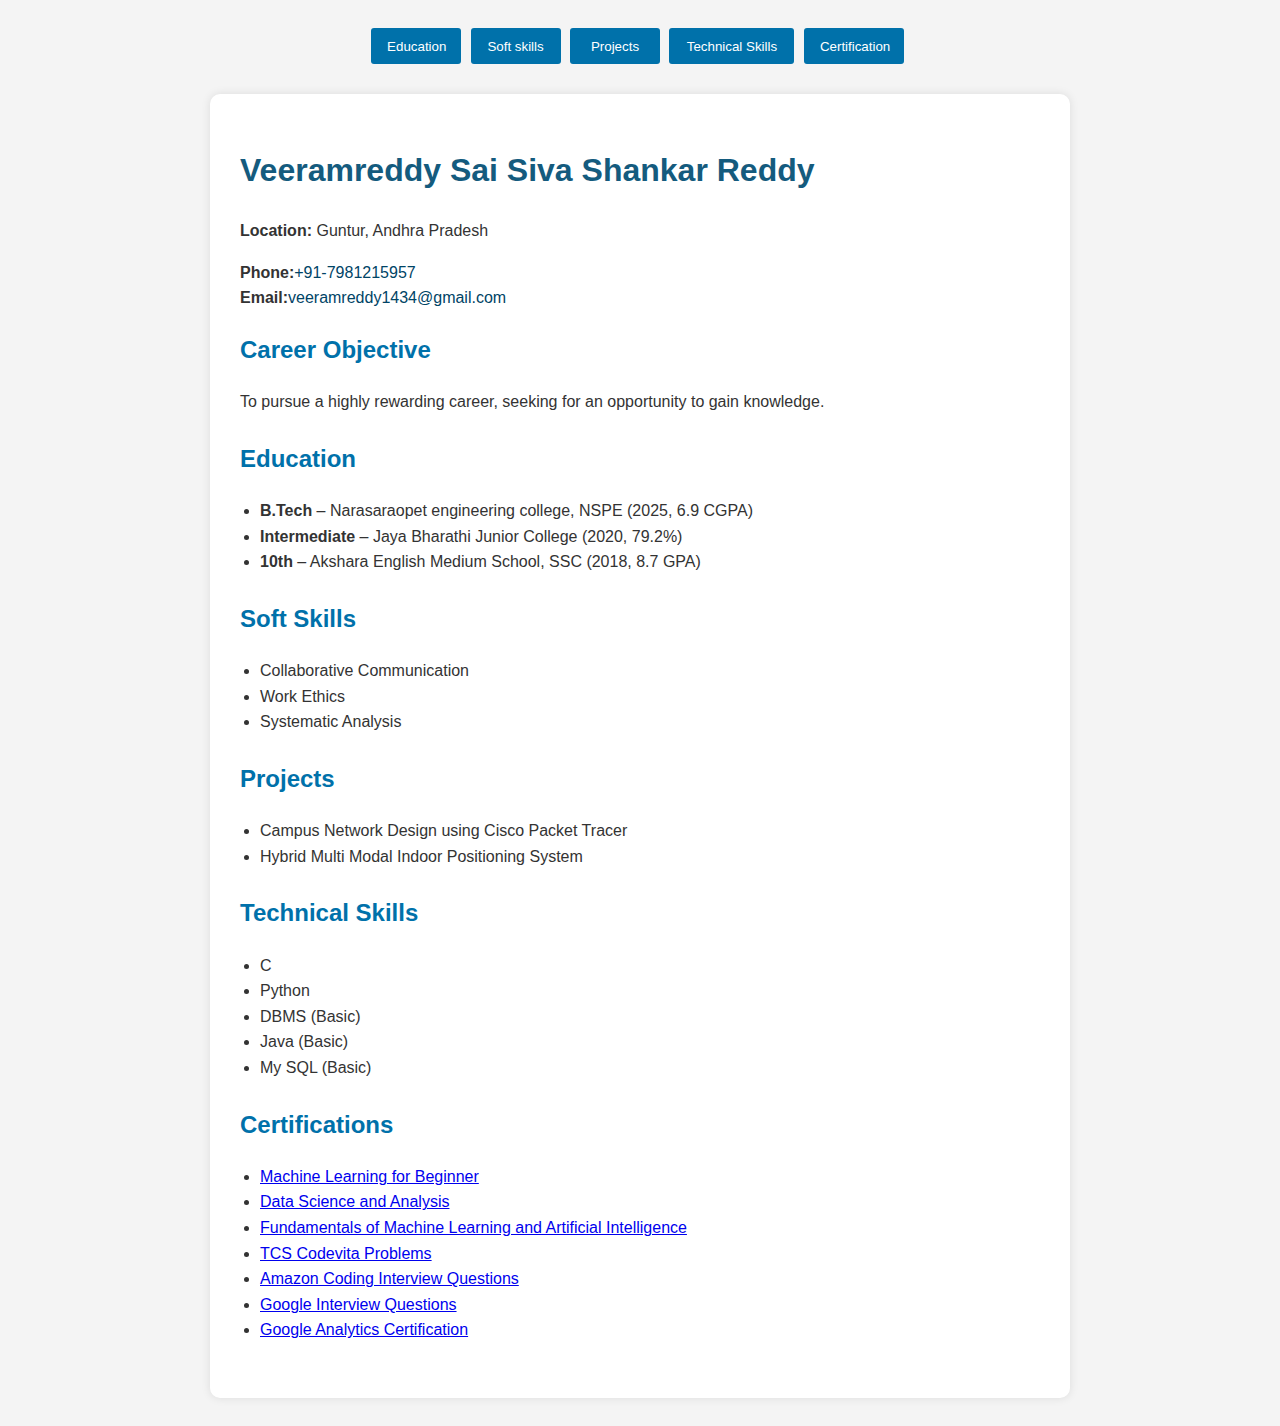
<file: index.html>
<!DOCTYPE html>
<html lang="en">
<head>
  <title>V.Sai Shiva Shankar Reddy-Resume</title>
  <link rel="stylesheet" href="style.css">
</head>
<body>
  <nav>
    <button class="Education-button"><a href="#Education">Education</a></button>
    <button class="SoftSkills-button"><a href="#SoftSkills">Soft skills</a></button>
    <button class="Project-button"><a href="#Projects">Projects</a></button>
    <button class="TechnicalSkills-button"><a href="#TechnicalSkills">Technical Skills</a></button>
    <button class="Certification-button"><a href="#Certification">Certification</a></button>
  </nav>
  <div class="container">
    <h1>Veeramreddy Sai Siva Shankar Reddy</h1>
    <p><strong>Location:</strong> Guntur, Andhra Pradesh</p>
    <p class="contact">
      <strong>Phone:</strong><a href="tel:+917981215957">+91-7981215957</a><br>
      <strong>Email:</strong><a href="mailto:veeramreddy1434@mail.com">veeramreddy1434@gmail.com</a>
    </p>
 
    <div class="section">
      <h2>Career Objective</h2>
      <p>To pursue a highly rewarding career, seeking for an opportunity to gain knowledge.</p>
    </div>

    <div class="section">
      <h2 id="Education">Education</h2>
      <ul>
        <li><strong>B.Tech</strong> – Narasaraopet engineering college, NSPE (2025, 6.9 CGPA)</li>
        <li><strong>Intermediate</strong> – Jaya Bharathi Junior College (2020, 79.2%)</li>
        <li><strong>10th</strong> – Akshara English Medium School, SSC (2018, 8.7 GPA)</li>
      </ul>
    </div>

    <div class="section">
      <h2 id="SoftSkills">Soft Skills</h2>
      <ul>
        <li>Collaborative Communication</li>
        <li>Work Ethics</li>
        <li>Systematic Analysis</li>
      </ul>
    </div>

    <div class="section">
      <h2 id="Projects">Projects</h2>
      <ul>
        <li>Campus Network Design using Cisco Packet Tracer</li>
        <li>Hybrid Multi Modal Indoor Positioning System</li>
      </ul>
    </div>

    <div class="section">
      <h2 id="TechnicalSkills">Technical Skills</h2>
      <ul>
        <li>C</li>
        <li>Python</li>
        <li>DBMS (Basic)</li>
        <li>Java (Basic)</li>
        <li>My SQL (Basic)</li>
      </ul>
    </div>

    <div class="section">
      <h2 id="Certification">Certifications</h2>
      <ul>
        <li><a href="https://simpli-web.app.link/e/jjYvMjzXZUb">Machine Learning for Beginner</a></li>
        <li><a href="https://www.life-global.org/certificate/cb9d983c-5223-4d5f-a658-7b125ae3404c">Data Science and Analysis</a></li>
        <li><a href="https://skillbuilder.aws/d2e7a471-d13d-42f6-8436-e5b6a66859cb">Fundamentals of Machine Learning and Artificial Intelligence</a></li>
        <li><a href="https://www.codechef.com/certificates/public/09ddcfa">TCS Codevita Problems</a></li>
        <li><a href="https://www.codechef.com/certificates/public/fb60897">Amazon Coding Interview Questions</a></li>
        <li><a href="https://www.codechef.com/certificates/public/70e85a4">Google Interview Questions</a></li>
        <li><a href="https://skillshop.credential.net/7d49ca4c-88bf-4d07-b75d-b59b8240e9ef#acc.lnjJtvZN">Google Analytics Certification</a></li>
      </ul>
    </div>
  </div>
</body>
</html>
</file>
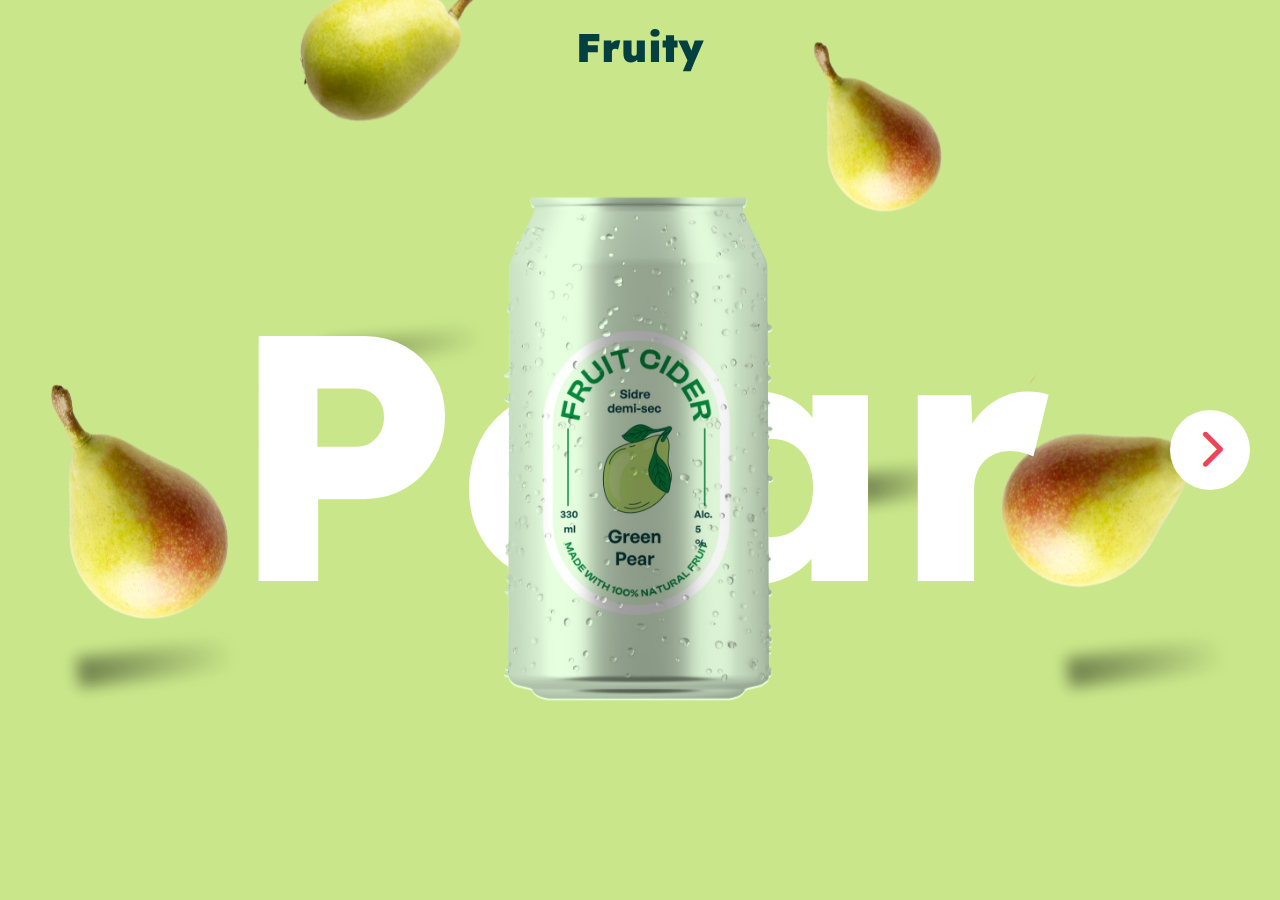
<file: code-stella/Animated slider button/index.html>
<!DOCTYPE html>
<html lang="en" >
<head>
  <meta charset="UTF-8">
  <title>Responsive GSAP Slider with Button Wave Effect | @coding.stella</title>
  <link rel='stylesheet' href='https://cdnjs.cloudflare.com/ajax/libs/font-awesome/6.5.1/css/all.min.css'>
  <link rel="stylesheet" href="./style.css">
</head>
<body>

<body>
  <!-- header -->
  <header>
    <h2 class="logo">Fruity</h2>
  </header>
  <!-- main -->
  <main>
    <!-- Buttons -->
    <div>
      <button id="prevButton" class="wave">
        <i class="fa-solid fa-chevron-left"></i>
      </button>
      <button id="nextButton" class="wave">
        <i class="fa-solid fa-chevron-right"></i>
      </button>
    </div>
    <!-- Fixed Sections -->
    <div class="text">
      <h1 class="h1">Pear</h1>
      <div class="cane-image">
        <img src="Images\cane.svg" alt="" />
        <img src="Images\Labels.jpg" alt="" class="cane-labels" />
      </div>
    </div>
    <!-- Fixed Sections Ends-->
    <!-- Fruits Images Section -->
    <div class="section-container-main">
      <div class="section-container">
        <section class="section" id="section1">
          <div class="fruit-images">
            <div class="image-one fruit-image">
              <img src="Images\pear-one.png" alt="pear-image" />
            </div>
            <div class="image-two fruit-image">
              <img src="Images\pear-two.png" alt="pear-image" />
            </div>
            <div class="image-three fruit-image">
              <img src="Images\pear-three.png" alt="pear-image" />
            </div>
            <div class="image-four fruit-image">
              <img src="Images\pear-four.png" alt="pear-image" />
            </div>
          </div>
        </section>
        <section class="section" id="section2">
          <div class="fruit-images">
            <div class="image-one fruit-image">
              <img src="Images\apple-one.png" alt="apple-image" />
            </div>
            <div class="image-two fruit-image">
              <img src="Images\apple-two.png" alt="apple-image" />
            </div>
            <div class="image-three fruit-image">
              <img src="Images\apple-three.png" alt="apple-image" />
            </div>
            <div class="image-four fruit-image">
              <img src="Images\apple-four.png" alt="apple-image" />
            </div>
          </div>
        </section>
        <section class="section" id="section3">
          <div class="fruit-images">
            <div class="image-one fruit-image">
              <img src="Images\exotic-one.png" alt="exotic-image" />
            </div>
            <div class="image-two fruit-image">
              <img src="Images\exotic-two.png" alt="exotic-image" />
            </div>
            <div class="image-three fruit-image">
              <img src="Images\exotic-three.png" alt="exotic-image" />
            </div>
            <div class="image-four fruit-image">
              <img src="Images\exotic-four.png" alt="exotic-image" />
            </div>
          </div>
        </section>
      </div>
    </div>
  </main>
</body>

  <script src='https://cdnjs.cloudflare.com/ajax/libs/gsap/3.9.1/gsap.min.js'></script><script  src="./script.js"></script>

</body>
</html>
</file>
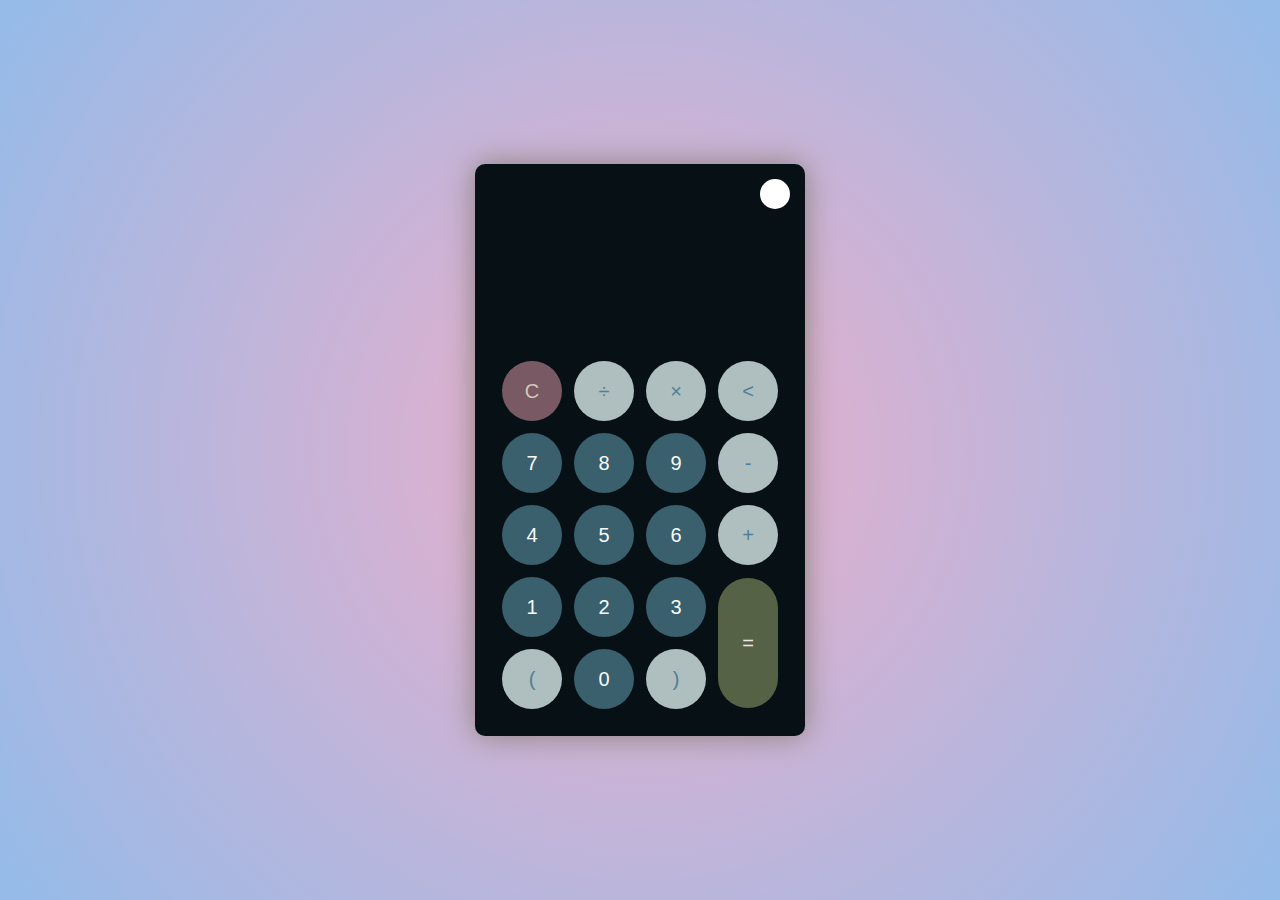
<file: code-stella/calculator/index.html>
<!DOCTYPE html>
<html lang="en" >
<head>
  <meta charset="UTF-8">
  <title>CodePen - Dark &amp; Light Theme Calculator</title>
  <link rel="stylesheet" href="./style.css">

</head>
<body>
<!-- partial:index.partial.html -->
<div class="container">
  <div class="calculator dark">
    <div class="theme-toggler active">
      <i class="toggler-icon"></i>
    </div>
    <div class="display-screen">
      <div id="display"></div>
    </div>
    <div class="buttons">
      <table>
        <tr>
          <td><button class="btn-operator" id="clear">C</button></td>
          <td><button class="btn-operator" id="/">&divide;</button></td>
          <td><button class="btn-operator" id="*">&times;</button></td>
          <td><button class="btn-operator" id="backspace"><</button></td>
        </tr>
        <tr>
          <td><button class="btn-number" id="7">7</button></td>
          <td><button class="btn-number" id="8">8</button></td>
          <td><button class="btn-number" id="9">9</button></td>
          <td><button class="btn-operator" id="-">-</button></td>
        </tr>
        <tr>
          <td><button class="btn-number" id="4">4</button></td>
          <td><button class="btn-number" id="5">5</button></td>
          <td><button class="btn-number" id="6">6</button></td>
          <td><button class="btn-operator" id="+">+</button></td>
        </tr>
        <tr>
          <td><button class="btn-number" id="1">1</button></td>
          <td><button class="btn-number" id="2">2</button></td>
          <td><button class="btn-number" id="3">3</button></td>
          <td rowspan="2"><button class="btn-equal" id="equal">=</button></td>
        </tr>
        <tr>
          <td><button class="btn-operator" id="(">(</button></td>
          <td><button class="btn-number" id="0">0</button></td>
          <td><button class="btn-operator" id=")">)</button></td>
        </tr>
      </table>
    </div>
  </div>
</div>
<!-- partial -->
  <script  src="./script.js"></script>

</body>
</html>
</file>
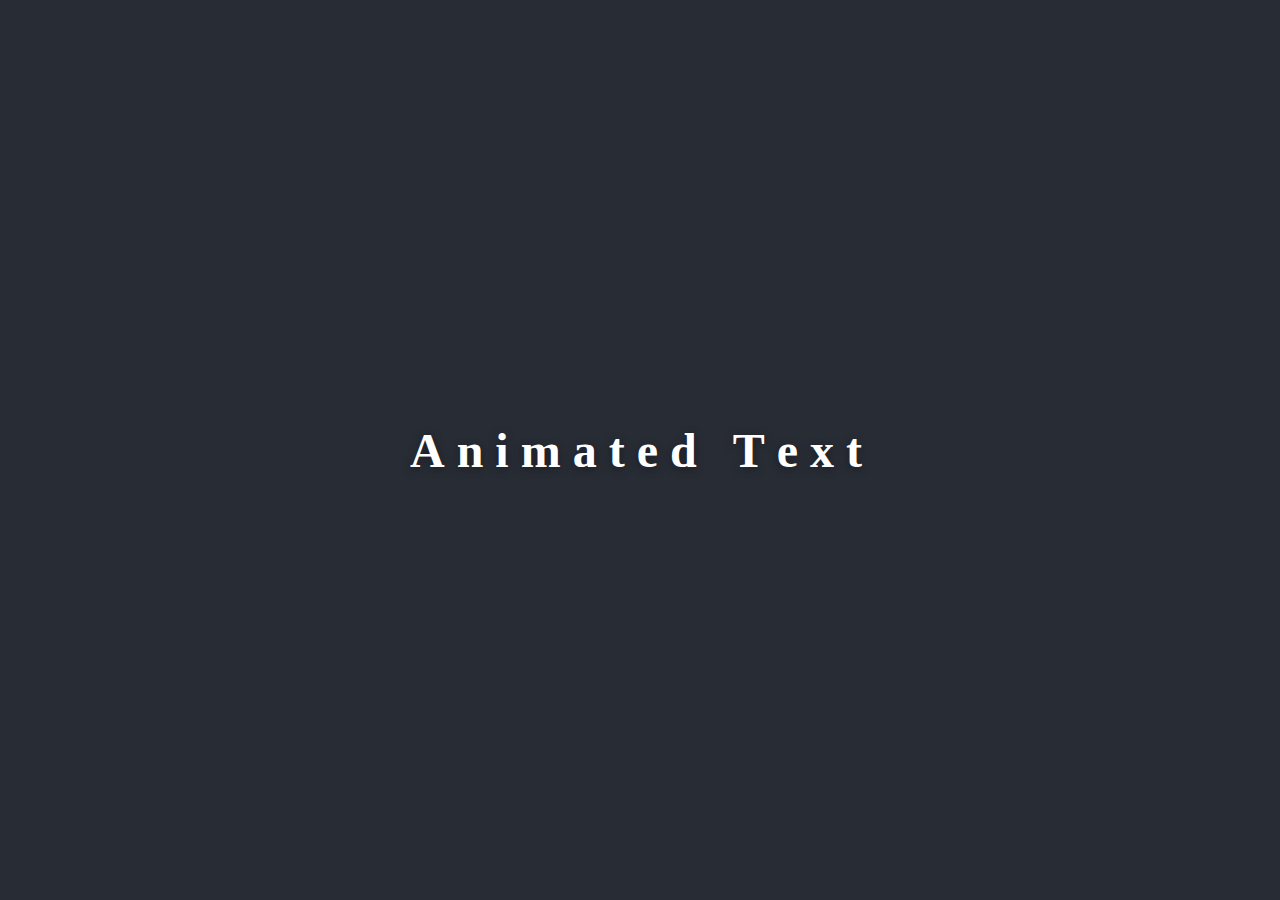
<file: code-stella/letter animation/index.html>
<!DOCTYPE html>
<html lang="en">
<head>
  <meta charset="UTF-8">
  <title>Span Text Animation</title>
  <style>
    body {
      background: #282c34;
      height: 100vh;
      margin: 0;
      display: flex;
      align-items: center;
      justify-content: center;
    }
    .wrapper {
      text-align: center;
    }
    .animated-span {
      display: inline-block;
      font-size: 3rem;
      font-weight: bold;
      color: #fff;
      letter-spacing: 8px;
      animation: colorSpacing 2s infinite alternate;
      text-shadow: 0 2px 8px #1a1c23;
    }
    @keyframes colorSpacing {
      0% {
        color: #fff;
        letter-spacing: 2px;
        opacity: 0.7;
      }
      50% {
        color: #ffdd57;
        letter-spacing: 22px;
        opacity: 1;
      }
      100% {
        color: #fff;
        letter-spacing: 8px;
        opacity: 0.7;
      }
    }
  </style>
</head>
<body>
  <div class="wrapper">
    <span class="animated-span">A</span>
    <span class="animated-span">n</span>
    <span class="animated-span">i</span>
    <span class="animated-span">m</span>
    <span class="animated-span">a</span>
    <span class="animated-span">t</span>
    <span class="animated-span">e</span>
    <span class="animated-span">d</span>
    <span class="animated-span">&nbsp;</span>
    <span class="animated-span">T</span>
    <span class="animated-span">e</span>
    <span class="animated-span">x</span>
    <span class="animated-span">t</span>
  </div>
</body>
</html>
</file>
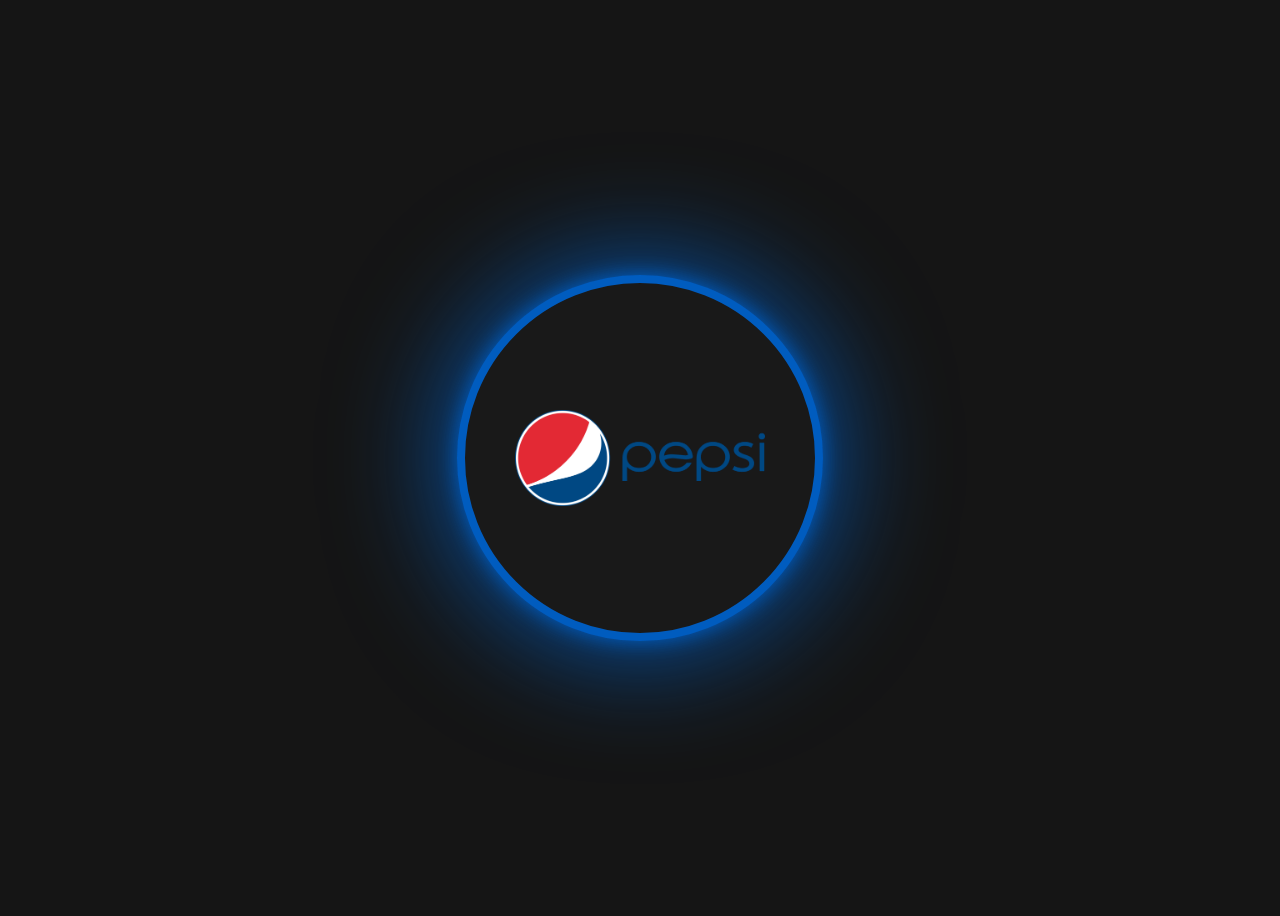
<file: code-stella/cooldrink Ads/drink.html>
<!DOCTYPE html>
<html lang="en">
<head>
  <meta charset="UTF-8">
  <meta name="viewport" content="width=device-width, initial-scale=1.0">
  <meta http-equiv="X-UA-Compatible" content="ie=edge">
  <title>Pepsi Product Card | @coding sai</title>
  <link rel="stylesheet" href="drink.css">
</head>
<body>
  <div class="card">
    <div class="circle">
      <img src="logo.png" alt="Pepsi Logo" class="logo">
    </div>
    <img src="bottle.png" alt="Pepsi Can" class="product_img">
    <div class="content">
        <h2>Pepsi</h2>
        <p>Pepsi is a cool, refreshing drink that satisfies your thirst and delights your taste buds. Our secret blend of flavors.</p>
      <a href="#">Shop Now</a>
    </div>
  </div>
</body>
</html>
</file>
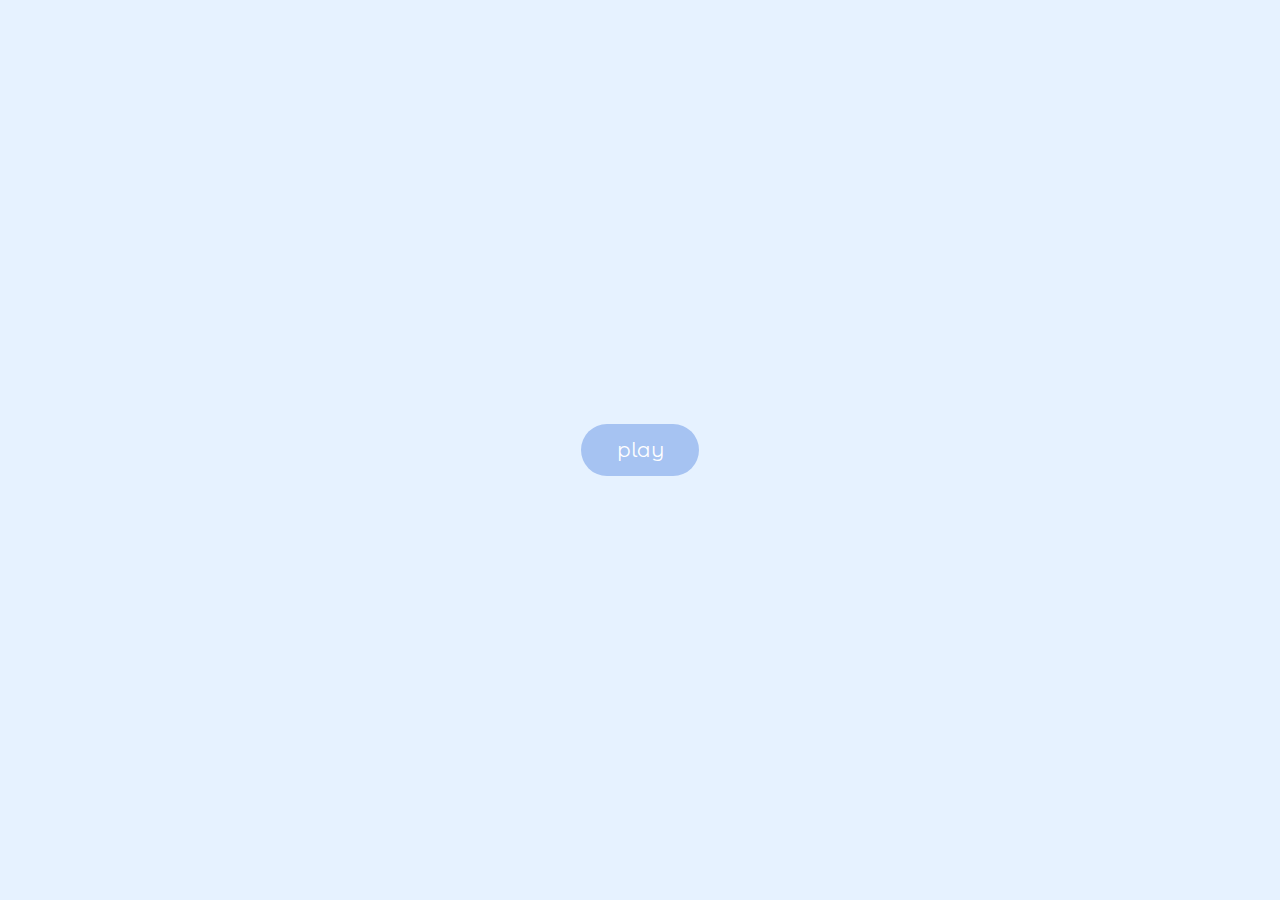
<file: code-stella/play button/play.html>
<!DOCTYPE html>
<html lang="en">
<head>
    <meta charset="UTF-8">
    <meta name="viewport" content="width=device-width, initial-scale=1.0">
    <link rel="stylesheet" href="play.css">

    <title>Magic Motion Button | @coding.stella</title>
</head>
<body>

  <a href="#" class="button">
    <span class="button__text"> play </span>
    <img src="../images/cone.png" alt="" class="button__cone" />
    <img src="../images/torus.png" alt="" class="button__torus" />
    <img src="../images/icosahedron.png" alt="" class="button__icosahedron" />
    <img src="../images/sphere.png" alt="" class="button__sphere" />
  </a>

</body>
</html>
</file>
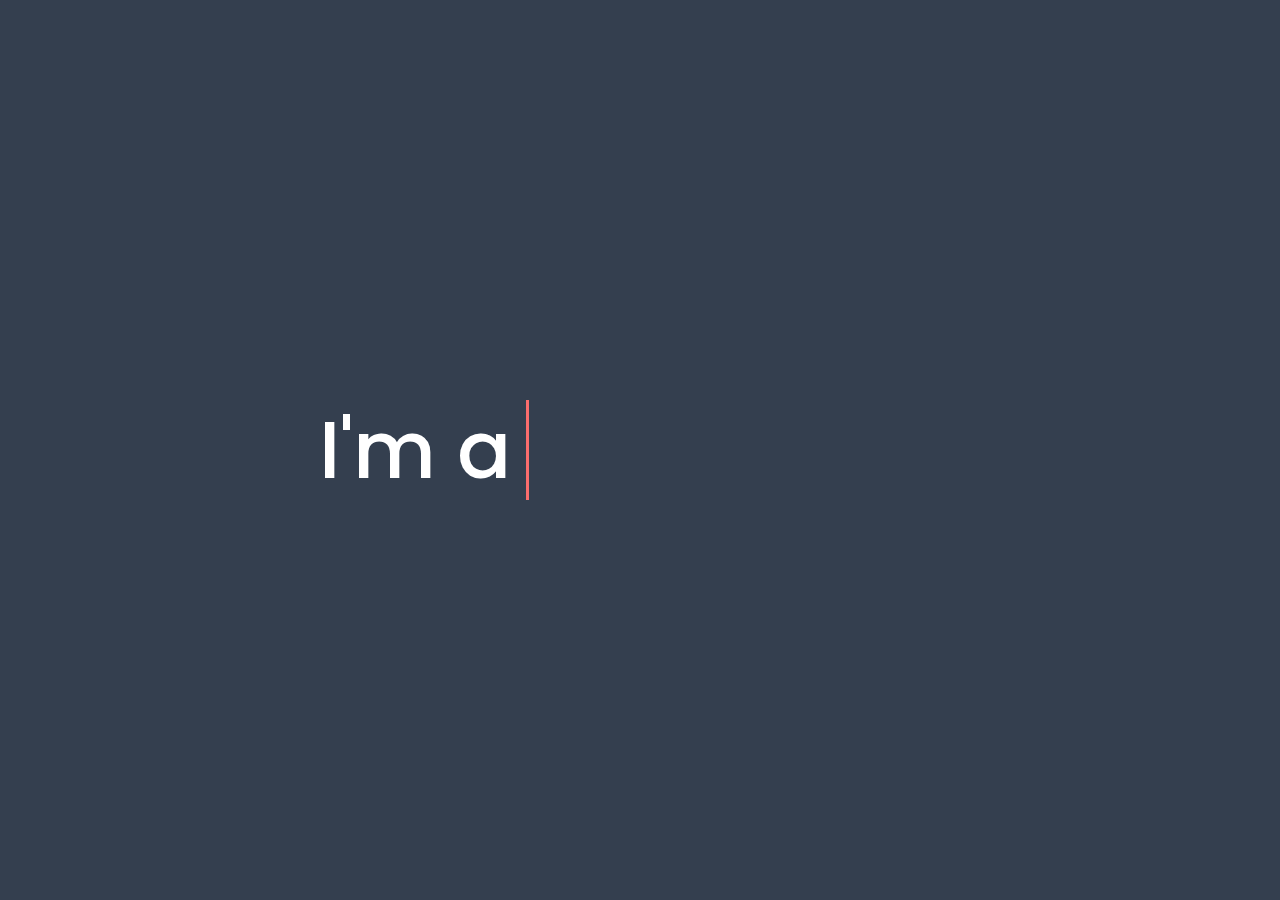
<file: code-stella/text animation/text-animation.html>
<!DOCTYPE html>
<html lang="en">
<head>
  <meta charset="UTF-8">
  <meta name="viewport" content="width=device-width, initial-scale=1.0">
  <title>Text Animation</title>
  <!-- Google Font -->
  <link href="https://fonts.googleapis.com/css2?family=Poppins:wght@300;500;700&display=swap" rel="stylesheet">
  <style>
    * {
      margin: 0;
      padding: 0;
      box-sizing: border-box;
      font-family: 'Poppins', sans-serif;
    }

    body {
      display: flex;
      align-items: center;
      justify-content: center;
      height: 100vh;
      background: #343F4F;
    }

    .wrapper {
      display: inline-flex;
      align-items: center;
    }

    .static-text {
      color: #fff;
      font-size: 80px;
      font-weight: 500;
    }

    .dynamic-text {
      margin-left: 15px;
      height: 100px;
      line-height: 100px;
      overflow: hidden;
    }

    .dynamic-text li {
      color: #FC6D6D;
      list-style: none;
      font-size: 80px;
      font-weight: 500;
      position: relative;
      top: 0;
      animation: slide 6s steps(3) infinite;
    }

    @keyframes slide {
      100% {
        top: -350px; /* 100px height × 3 words */
      }
    }

    .dynamic-text li span {
      position: relative;
      display: inline-block;
      padding-right: 10px;
    }

    .dynamic-text li span::after {
      content: "";
      position: absolute;
      left: 0;
      height: 100%;
      width: 100%;
      background: #343F4F;
      border-left: 3px solid #FC6D6D;
      animation: typing 2s steps(10) infinite;
    }

    @keyframes typing {
      100% {
        left: 100%;
        margin: 0 -25px 0 25px;
      }
    }
  </style>
</head>
<body>
  <div class="wrapper">
    <div class="static-text">I'm a</div>
    <ul class="dynamic-text">
      <li><span>Developer</span></li>
      <li><span>Coder</span></li>
      <li><span>Freelancer</span></li>
    </ul>
  </div>
</body>
</html>
</file>
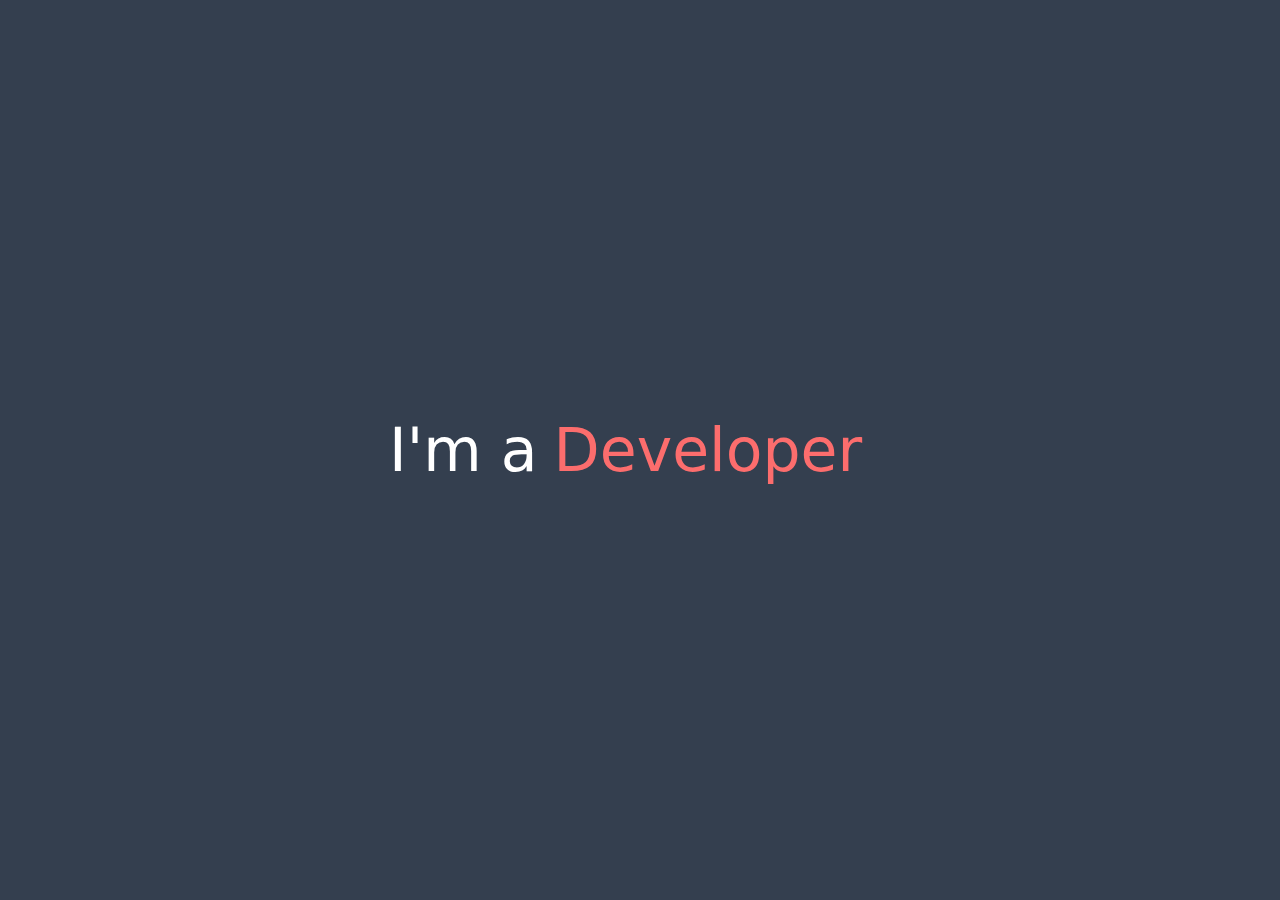
<file: code-stella/text animation/text-top.html>
<!DOCTYPE html>
<html lang="en">
<head>
    <meta charset="UTF-8">
    <meta name="viewport" content="width=device-width, initial-scale=1.0">
    <title>text-animation</title>
</head>
<body>
    <style>
         /* Base reset and font */
    * { box-sizing: border-box; margin: 0; padding: 0; }
    html, body { height: 100%; }
    body {
      display: flex;
      align-items: center;
      justify-content: center;
      min-height: 100vh;
      background: #343F4F;
      font-family: "Poppins", system-ui, -apple-system, Segoe UI, Roboto, Ubuntu, "Helvetica Neue", Arial, "Noto Sans";
    }

    /* Layout */
    .wrapper {
      display: inline-flex;
      align-items: center;
      gap: 16px;
    }

    .static-text {
      color: #fff;
      font-weight: 400;
      font-size: clamp(28px, 6vw, 60px);
      white-space: nowrap;
      line-height: 1.2;
    }

    .dynamic-text {
      list-style: none;
      margin: 0;
      height: 90px;            
      line-height: 90px;       
      overflow: hidden;        
      border-radius: 8px;
      position: relative;

    }

    .dynamic-text li {
      color: #FC6D6D;
      font-size: clamp(26px, 6vw, 60px);
      font-weight: 500;
      position: relative;
      height: 90px;
      line-height: 90px;
      display: flex;
      align-items: center;
      white-space: nowrap;
      animation: slide 5s steps(4) infinite;
    }

    @keyframes slide {
      100% { transform: translateY(-360px); }
    }

    .dynamic-text li span {
      position: relative;
      display: inline-block;
      padding-right: 0.4em; 
    }

    </style>
    <div class="wrapper">
        <div class="static-text">I'm a</div>
        <ul class="dynamic-text" aria-live="polite">
            <li><span>Developer</span></li>
            <li><span>Coder</span></li>
            <li><span>Freelancer</span></li>
            <li><span>Designer</span></li>
        </ul>
  </div>
</body>
</html>
</file>
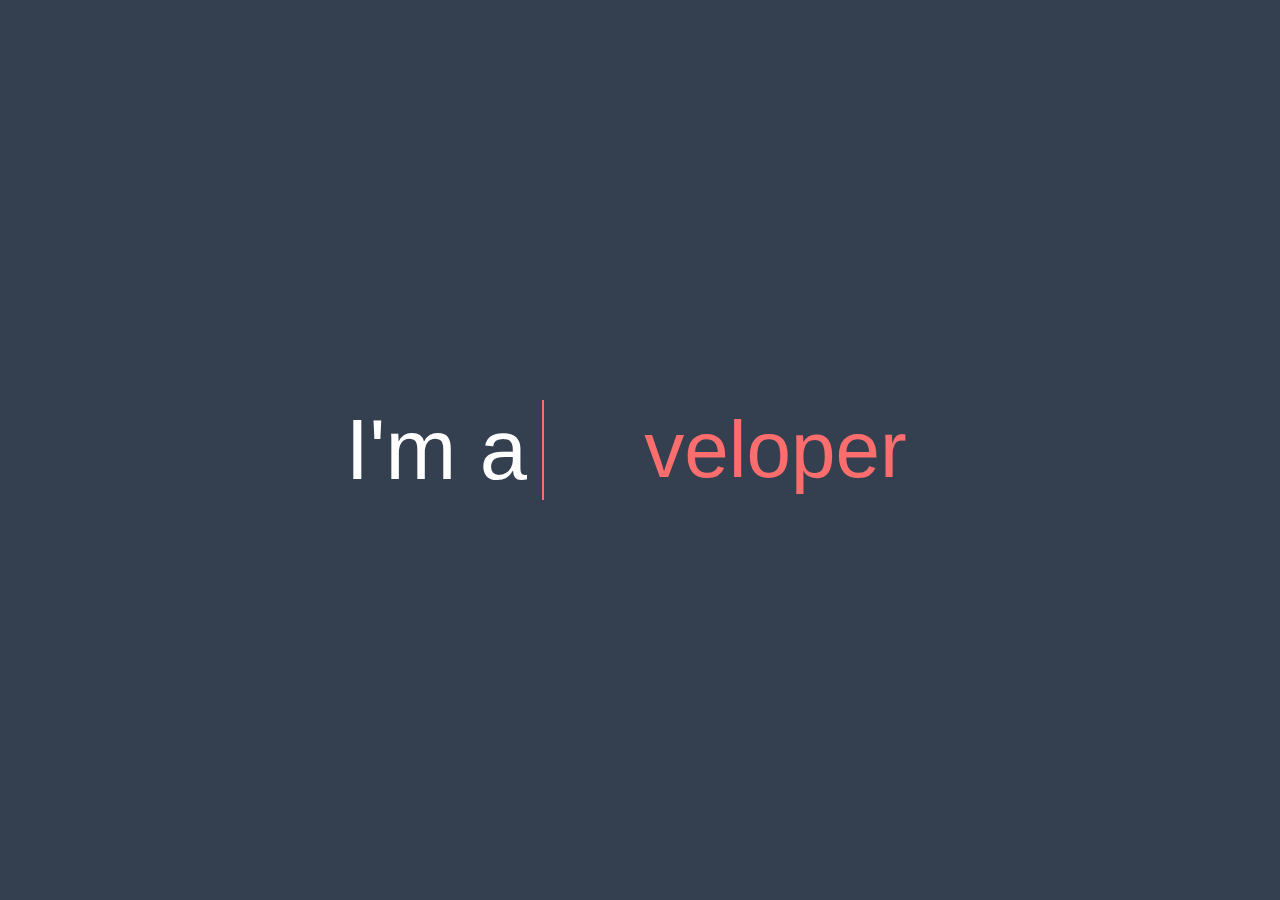
<file: code-stella/text animation/text.html>
<!DOCTYPE html>
<html lang="en">
<head>
    <meta charset="UTF-8">
    <meta name="viewport" content="width=device-width, initial-scale=1.0">
    <title>text animation</title>
    <link rel="stylesheet" href="text.css">
</head>
<body>
    <div class="wrapper">
        <div class="static-text">I'm a</div>
        <ul class="dynamic-text">
            <li><span>Developer</span></li>
            <li><span>Coder</span></li>
            <li><span>Freelancer</span></li>
        </ul>
    </div>
</body>
</html>
</file>
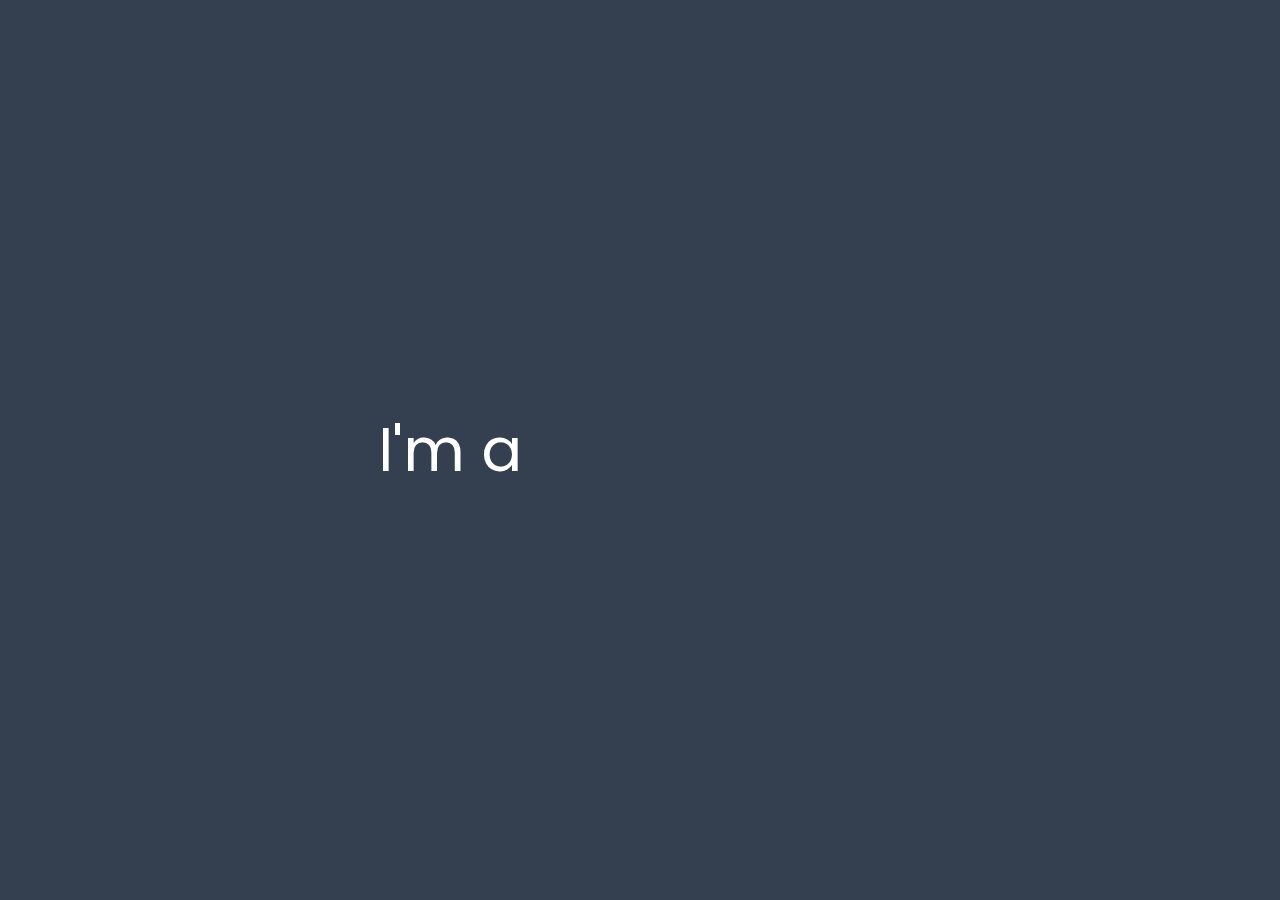
<file: code-stella/text animation/textY.html>
<!DOCTYPE html>
<html lang="en">
<head>
  <meta charset="UTF-8" />
  <meta name="viewport" content="width=device-width, initial-scale=1" />
  <title>Multiple Text Typing Animation</title>

  <!-- Google Font: Poppins -->
  <link rel="preconnect" href="https://fonts.googleapis.com" />
  <link rel="preconnect" href="https://fonts.gstatic.com" crossorigin />
  <link href="https://fonts.googleapis.com/css2?family=Poppins:wght@300;400;500;700&display=swap" rel="stylesheet">

  <style>
    /* Base reset and font */
    * { box-sizing: border-box; margin: 0; padding: 0; }
    html, body { height: 100%; }
    body {
      display: flex;
      align-items: center;
      justify-content: center;
      min-height: 100vh;
      background: #343F4F;
      font-family: "Poppins", system-ui, -apple-system, Segoe UI, Roboto, Ubuntu, "Helvetica Neue", Arial, "Noto Sans";
    }

    /* Layout */
    .wrapper {
      display: inline-flex;
      align-items: center;
      gap: 16px;
    }

    .static-text {
      color: #fff;
      font-weight: 400;
      font-size: clamp(28px, 6vw, 60px);
      white-space: nowrap;
      line-height: 1.2;
    }

    /* Animated list viewport */
    .dynamic-text {
      list-style: none;
      margin: 0;
      padding: 0 14px 0 12px;  /* right pad so cursor has room to sweep */
      height: 90px;            /* one line tall for the viewport */
      line-height: 90px;       /* match li line height */
      overflow: hidden;        /*hide the sliding lines/*
      /* border: 2px solid #FC6D6D; */
      border-radius: 8px;
      position: relative;
      /* snaps per item */
    }

    .dynamic-text li {
      color: #FC6D6D;
      font-size: clamp(26px, 6vw, 60px);
      font-weight: 500;
      position: relative;
      height: 90px;
      line-height: 90px;
      display: flex;
      align-items: center;
      white-space: nowrap;
      animation: slide 12s steps(4) infinite;
    }

    /* Slide the stack upward by N * itemHeight (N=4 -> 360px) */
    @keyframes slide {
      100% { transform: translateY(-360px); }
    }

    /* Span holds the typing mask/caret */
    .dynamic-text li span {
      position: relative;
      display: inline-block;
      padding-right: 0.4em; /* space before caret */
    }

    /* Typing effect: mask the text and move caret with steps() */
    .dynamic-text li span::after {
      content: "";
      position: absolute;
      top: 0;
      left: 0;
      height: 100%;
      width: 100%;                      /* cover whole word */
      background: #343F4F;              /* same as page bg to mask */  /* caret */
      /* border-left: 2px solid #FC6D6D; */
      animation: typing 3s steps(10) infinite;
    }

    /* Erase-back pattern (forward then reset), as per common tutorial variant */
    @keyframes typing {
      40%, 60% { left: calc(100% + 30px); }
      100%     { left: 0; }
    }

    /* Reduced motion preference */
    @media (prefers-reduced-motion: reduce) {
      .dynamic-text,
      .dynamic-text li span::after {
        animation: none !important;
      }
    }
  </style>
</head>
<body>
  <div class="wrapper">
    <div class="static-text">I'm a</div>
    <ul class="dynamic-text" aria-live="polite">
      <li><span>Developer</span></li>
      <li><span>Coder</span></li>
      <li><span>Freelancer</span></li>
      <li><span>Designer</span></li>
    </ul>
  </div>
</body>
</html>
</file>
<file: style.css>
body{
      font-family: Arial, sans-serif;
      background: #f4f4f4;
      color: #333;
      padding: 20px;
      line-height: 1.6;
    }
    .container {
      max-width: 800px;
      background: #fff;
      padding: 30px;
      margin: auto;
      box-shadow: 0 0 10px rgba(0,0,0,0.1);
      border-radius: 10px;
    }
    h1{
      color:#145b7e
    }
    h2 {
       color: #0071aa;
    }
    ul {
      padding-left: 20px;
    }
    .section {
      margin-bottom: 25px;
    }
    .contact a {
      text-decoration: none;
      color: #004466;
    }

    nav {
      text-align: center;
      margin-bottom: 30px;
    }
    nav a {
      margin: 0 10px;
      text-decoration: none;
      color: #2980b9;
    } 

    .Education-button{
      background-color: #0071aa;
      border: none;
      border-radius: 3px;
      margin-right: 5px;
      height: 36px;
      width: 90px;
      cursor: pointer;
      transition: opacity 0.15s;
      a{color: white;}
    }

    .Education-button:hover{
        opacity: 0.8;    
        }

    .Education-button:active{
        opacity: 0.5;
        }

    .SoftSkills-button{
      background-color: #0071aa;
      border: none;
      border-radius: 3px;
      margin-right: 5px;
      height: 36px;
      width: 90px;
      cursor: pointer;
      transition: opacity 0.15s;
      a{color: white;}
    }

    .SoftSkills-button:hover{
        opacity: 0.8;    
        }

    .SoftSkills-button:active{
        opacity: 0.5;
        }

    .Project-button{
      background-color: #0071aa;
      border: none;
      border-radius: 3px;
      margin-right: 5px;
      height: 36px;
      width: 90px;
      cursor: pointer;
      transition: opacity 0.15s;
      a{color: white;}
    }

    .Project-button:hover{
        opacity: 0.8;    
        }

    .Project-button:active{
        opacity: 0.5;
        }

    .TechnicalSkills-button{
      background-color: #0071aa;
      border: none;
      border-radius: 3px;
      margin-right: 5px;
      height: 36px;
      width: 125px;
      cursor: pointer;
      transition: opacity 0.15s;
      a{color: white;}
    }

    .TechnicalSkills-button:hover{
        opacity: 0.8;    
        }

    .TechnicalSkills-button:active{
        opacity: 0.5;
        }

    .Certification-button{
      background-color: #0071aa;
      border: none;
      border-radius: 3px;
      margin-right: 5px;
      height: 36px;
      width: 100px;
      cursor: pointer;
      transition: opacity 0.15s;
      a{ color:white;}
    }

    .Certification-button:hover{
        opacity: 0.8;    
        }

    .Certification-button:active{
        opacity: 0.5;
        }
</file>
<file: code-stella/Animated slider button/style.css>
@import url("https://fonts.googleapis.com/css2?family=Lexend:wght@100..900&display=swap");

/* Common Style */
* {
  margin: 0;
  padding: 0;
  box-sizing: border-box;
}
img {
  width: 100%;
  height: auto;
}
body {
  overflow: hidden !important;
}
a:focus {
  outline: none;
  box-shadow: none;
}
input:focus {
  outline: none;
  border: none;
  box-shadow: none;
}
input:focus-visible {
  outline: none;
  border: none;
  box-shadow: none;
}
button:focus,
:focus-visible {
  outline: none;
  border: none;
}
/* Root*/
:root {
  --pear-can: #e6ffde;
  --pear-logo: #03403f;
  --apple-can: #f2675a;
  --apple-logo: #ec4458;
  --exotic-can: #9590f1;
  --black-color: #000000;
  --white-color: #ffffff;
  --exotic-logo: #6464ff;
  --pear-background: #c9e78a;
  --apple-background: #ffb2b2;
  --exotic-background: #c1bff2;
}
/* Typography */
h1 {
  font-family: "Lexend";
  font-size: 449px !important;
  line-height: normal !important;
  color: var(--white-color) !important;
  margin: 0 !important;
}
h2 {
  font-family: "Lexend";
  font-size: 40px;
  line-height: normal;
  margin: 0;
  font-weight: 900;
}
/* Header */
header {
  padding: 22px 28px 0;
  position: fixed;
  top: 0;
  left: 0;
  width: 100vw;
  z-index: 99;
  text-align: center;
}
.logo {
  color: var(--pear-logo);
}
h1 {
  position: absolute;
  top: 50%;
  left: 50%;
  transform: translate(-50%, -50%);
}
/* Cane Image and Wrapper Image */
.cane-image {
  max-width: 265px;
  position: absolute;
  top: 50%;
  left: 50%;
  transform: translate(-50%, -50%);
  mask-image: url(Images/cane.svg);
  -webkit-mask-repeat: no-repeat;
  mask-repeat: no-repeat;
  -webkit-mask-position: center center;
  mask-position: center center;
  -webkit-mask-size: 100% auto;
  mask-size: 100% auto;
  overflow: hidden;
}
.cane-image img {
  width: 100%;
}
.cane-labels {
  position: absolute;
  top: 0;
  left: 0;
  width: 300% !important;
  mix-blend-mode: multiply;
  transition: all ease-in-out 0.3s;
}
/*Fruits Images */
.fruit-image {
  opacity: 1;
  position: absolute;
}
.image-one {
  max-width: 282px;
  bottom: 100px;
}
.image-two {
  max-width: 247px;
  top: 23%;
  left: 25%;
}
.image-three {
  max-width: 211px;
  top: 23%;
  right: 25%;
}
.image-four {
  max-width: 294px;
  bottom: 100px;
  right: 0;
}
/* After */
.fruit-image::after {
  content: "";
  position: absolute;
  background: linear-gradient(90deg, #000 3.66%, rgba(0, 0, 0, 0) 92.35%);
  opacity: 0.43;
  filter: blur(7.5px);
  transform: rotate(-6.941deg);
  right: 0;
  width: 173px;
  height: 30px;
}
.image-one::after {
  bottom: -50px;
}
.image-two::after {
  bottom: -200px;
  height: 22px;
}
.image-three::after {
  bottom: -280px;
  width: 103px;
}
.image-four::after {
  bottom: -50px;
}
/*Section  */
.section-container-main {
  width: 100vw;
  overflow: hidden;
  position: relative;
  z-index: -1;
}
.section-container {
  width: 300vw;
  display: flex;
  position: relative;
  transition: all ease-in-out 0.5s;
  align-items: center;
}
.section {
  min-width: 100vw;
  height: 100vh;
  position: relative;
  overflow: hidden;
  z-index: -1;
  background: var(--pear-background);
}
.section:nth-child(2) {
  background-color: var(--apple-background);
}
.section:nth-child(3) {
  background-color: var(--exotic-background);
}
/* Add this to your CSS */
/* Buttons */
button {
  position: fixed;
  top: 50%;
  right: 30px;
  z-index: 99;
  transform: translateY(-50%);
  border-radius: 50%;
  height: 80px;
  width: 80px;
  background-color: var(--white-color);
  border: none;
  font-size: 40px;
  color: var(--apple-logo);
  transition: all ease-in-out 0.3s;
  cursor: pointer;
}
#prevButton {
  left: 30px;
  right: unset;
  display: none;
  transition: all ease-in 0.3s;
}
.wave {
  animation: wave-apple-effect 4s linear infinite;
  animation-direction: normal;
}
@keyframes wave-pear-effect {
  0% {
    box-shadow: 0 0 0 0px var(--pear-background),
      0 0 0 0px var(--pear-background);
  }
  40% {
    box-shadow: 0 0 0 50px rgba(60, 41, 188, 0),
      0 0 0 0px var(--pear-background);
  }
  80% {
    box-shadow: 0 0 0 50px rgba(60, 41, 188, 0), 0 0 0 30px rgba(0, 0, 0, 0);
  }
  100% {
    box-shadow: 0 0 0 0px rgba(60, 41, 188, 0), 0 0 0 30px rgba(0, 230, 118, 0);
  }
}
@keyframes wave-apple-effect {
  0% {
    box-shadow: 0 0 0 0px var(--apple-background),
      0 0 0 0px var(--apple-background);
  }
  40% {
    box-shadow: 0 0 0 50px rgba(60, 41, 188, 0),
      0 0 0 0px var(--apple-background);
  }
  80% {
    box-shadow: 0 0 0 50px rgba(60, 41, 188, 0), 0 0 0 30px rgba(0, 0, 0, 0);
  }
  100% {
    box-shadow: 0 0 0 0px rgba(60, 41, 188, 0), 0 0 0 30px rgba(0, 230, 118, 0);
  }
}
@keyframes wave-exotic-effect {
  0% {
    box-shadow: 0 0 0 0px var(--exotic-background),
      0 0 0 0px var(--exotic-background);
  }
  40% {
    box-shadow: 0 0 0 50px rgba(60, 41, 188, 0),
      0 0 0 0px var(--exotic-background);
  }
  80% {
    box-shadow: 0 0 0 50px rgba(60, 41, 188, 0), 0 0 0 30px rgba(0, 0, 0, 0);
  }
  100% {
    box-shadow: 0 0 0 0px rgba(60, 41, 188, 0), 0 0 0 30px rgba(0, 230, 118, 0);
  }
}
/*.......... Responsive.............. */
@media screen and (max-width: 1550px) {
  h1 {
    font-size: 350px !important;
  }
  .cane-image {
    max-width: 280px;
  }
  .image-one {
    max-width: 250px;
  }
  .image-two {
    max-width: 215px;
    left: 22%;
    top: 10%;
  }
  .image-three {
    max-width: 180px;
  }
  .image-four {
    max-width: 260px;
    right: 40px;
  }
}
@media screen and (max-width: 1199px) {
  h1 {
    font-size: 300px !important;
  }
  .cane-image::after {
    width: 150%;
  }
  .image-one {
    max-width: 220px;
  }
  .image-two {
    max-width: 185px;
    left: 18%;
    top: 10%;
  }
  .image-three {
    max-width: 180px;
    right: 18%;
  }
  .image-four {
    max-width: 230px;
  }
}
@media screen and (max-width: 991px) {
  h1 {
    font-size: 240px !important;
  }
  .cane-image {
    max-width: 250px;
  }
  button {
    height: 80px;
    width: 80px;
    top: 90%;
  }
  .image-one {
    max-width: 180px;
  }
  .image-two {
    max-width: 165px;
    left: 12%;
    top: 12%;
  }
  .image-three {
    max-width: 150px;
    right: 12%;
  }
  .image-four {
    max-width: 200px;
  }
}
@media screen and (max-width: 767px) {
  h1 {
    font-size: 180px !important;
  }
  h2 {
    font-size: 30px;
  }
  .cane-image {
    max-width: 180px;
  }
  button {
    height: 60px;
    width: 60px;
    font-size: 20px;
  }
  .image-one {
    max-width: 180px;
    bottom: 150px;
  }
  .image-two {
    max-width: 145px;
    left: 12%;
    top: 15%;
  }
  .image-three {
    max-width: 130px;
    right: 10%;
  }
  .image-four {
    max-width: 180px;
    bottom: 150px;
  }
}
@media screen and (max-width: 575px) {
  h1 {
    font-size: 100px !important;
  }
  .cane-image::after {
    width: 100%;
  }
  .image-one {
    max-width: 150px;
  }
  .image-two {
    max-width: 115px;
    left: 4%;
    top: 18%;
  }
  .image-three {
    max-width: 100px;
    right: 4%;
  }
  .image-four {
    max-width: 150px;
    right: 0;
  }
}
</file>
<file: code-stella/calculator/style.css>
* {
  padding: 0;
  margin: 0;
  box-sizing: border-box;
  outline: 0;
  transition: all 0.5s ease;
}
body {
  font-family: sans-serif;
}
a {
  text-decoration: none;
  color: #fff;
}
body {
  background: rgb(238, 174, 202);
  background: radial-gradient(
    circle,
    rgba(238, 174, 202, 1) 0%,
    rgba(148, 187, 233, 1) 100%
  );
}
.container {
  height: 100vh;
  width: 100vw;
  display: grid;
  place-items: center;
}
.calculator {
  position: relative;
  height: auto;
  width: auto;
  padding: 20px;
  border-radius: 10px;
  box-shadow: 0 0 30px #8a817c;
}
.theme-toggler {
  position: absolute;
  top: 30px;
  right: 30px;
  color: #fff;
  cursor: pointer;
  z-index: 1;
}
.theme-toggler.active {
  color: #333;
}
.theme-toggler.active::before {
  background-color: #fff;
}
.theme-toggler::before {
  content: "";
  height: 30px;
  width: 30px;
  position: absolute;
  top: 50%;
  transform: translate(-50%, -50%);
  border-radius: 50%;
  background-color: #333;
  z-index: -1;
}
#display {
  margin: 0 10px;
  height: 150px;
  width: auto;
  max-width: 270px;
  display: flex;
  align-items: flex-end;
  justify-content: flex-end;
  font-size: 30px;
  margin-bottom: 20px;
  overflow-x: scroll;
}
#display::-webkit-scrollbar {
  display: block;
  height: 3px;
}
button {
  height: 60px;
  width: 60px;
  border: 0;
  border-radius: 30px;
  margin: 5px;
  font-size: 20px;
  cursor: pointer;
  transition: all 200ms ease;
}
button:hover {
  transform: scale(1.1);
}
button#equal {
  height: 130px;
}
/* light theme */
.calculator {
  background-color: #fbfefb;
}
.calculator #display {
  color: #0a1e23;
}
.calculator button#clear {
  background-color: #db7f8e;
  color: #ffdbda;
}
.calculator button.btn-number {
  background-color: #339989;
  color: #7de2d1;
}
.calculator button.btn-operator {
  background-color: #b6a6ca;
  color: #f1e4f3;
}
.calculator button.btn-equal {
  background-color: #19647e;
  color: #eee5e5;
}
/* dark theme */
.calculator.dark {
  background-color: #071115;
}
.calculator.dark #display {
  color: #f8fafd;
}
.calculator.dark button#clear {
  background-color: #785964;
  color: #d5c7bc;
}
.calculator.dark button.btn-number {
  background-color: #3a606e;
  color: #f8fafb;
}
.calculator.dark button.btn-operator {
  background-color: #afbfc0;
  color: #4e8098;
}
.calculator.dark button.btn-equal {
  background-color: #566246;
}
</file>
<file: code-stella/cooldrink Ads/drink.css>
@import url("https://fonts.googleapis.com/css?family=Poppins:200,300,400,500,600,700,800,900&display=swap");

* {
  margin: 10;
  padding-right: 0;
  box-sizing: border-box;
  font-family: "Poppins", sans-serif;
}

body {
  display: flex;
  justify-content: center;
  align-items: center;
  min-height: 100vh;
  background: #151515;
  --clr: #005cbf;
  overflow: hidden;
}

.card {
  position: relative;
  width: 300px;
  height: 350px;
  display: flex;
  justify-content: center;
  align-items: center;
  transition: 0.5s;
  transition-delay: 0.5s;
}

.card:hover {
  width: 600px;
  transition-delay: 0.5s;
}

.card .circle {
  position: absolute;
  top: 0;
  left: 0;
  width: 100%;
  height: 100%;
  border-radius: 20px;
  display: flex;
  justify-content: center;
  align-items: center;
}

.card .circle::before {
  content: "";
  position: absolute;
  top: 30;
  left: 2;
  right: 2;
  width: 350px;
  height: 350px;
  border-radius: 50%;
  background: #191919;
  border: 8px solid var(--clr);
  transition: 0.5s, background 0.5s;
  transition-delay: 0.75s, 1s;
  filter: drop-shadow(0 0 10px var(--clr)) drop-shadow(0 0 60px var(--clr));
}

.card:hover .circle::before {
  transition-delay: 0.5s;
  width: 100%;
  height: 100%;
  border-radius: 20px;
  background: var(--clr);
}

.card .circle .logo {
  position: relative;
  width: 250px;
  transition: 0.5s;
  transition-delay: 0.5s;
}

.card:hover .circle .logo {
  transform: scale(0);
  transition-delay: 0s;
}

.card .product_img {
  position: absolute;
  top: 50%;
  left: 50%;
  transform: translate(-50%, -50%) scale(0) rotate(315deg);
  height: 300px;
  transition: 0.5s ease-in-out;
}

.card:hover .product_img {
  transition-delay: 0.75s;
  top: 25%;
  left: 75%;
  height: 530px;
  transform: translate(-50%, -50%) scale(1) rotate(15deg);
}

.card .content {
  position: absolute;
  width: 50%;
  left: 20%;
  padding: 20px 20px 20px 20px;
  opacity: 0;
  transition: 0.5s;
  visibility: hidden;
}

.card:hover .content {
  transition-delay: 0.75s;
  opacity: 1;
  visibility: visible;
  left: 20px;
}

.card .content h2 {
  color: #fff;
  text-transform: uppercase;
  font-size: 2.5em;
  line-height: 1em;
}

.card .content p {
  color: #fff;
}

.card .content a {
  position: relative;
  color: #fff;
  background: #d52b1e;
  padding: 10px 20px;
  border-radius: 10px;
  display: inline-block;
  text-decoration: none;
  font-weight: 600;
  margin-top: 10px;
}
</file>
<file: code-stella/play button/play.css>
@import url("https://fonts.googleapis.com/css2?family=Montserrat+Alternates:wght@700&display=swap");

:root {
  --first-color: hsl(217, 75%, 80%);
  --body-color: hsl(211, 100%, 95%);
  
  --body-font: 'Montserrat Alternates', sans-serif;
  --normal-font-size: 1.25rem;
}

* {
  box-sizing: border-box;
  padding: 0;
  margin: 0;
}

body {
  height: 100vh;
  display: grid;
  place-items: center;
  background-color: var(--body-color);
  font-family: var(--body-font);
  font-size: var(--normal-font-size);
}

a {
  text-decoration: none;
}

.button {
  position: relative;
  background-color: var(--first-color);
  color: #fff;
  padding: .9rem 2.20rem;
  border-radius: 3rem;
  transition: .4s;
}

.button::after {
  content: '';
  width: 80%;
  height: 40%;
  background: linear-gradient(80deg, 
            hsl(217, 80%, 80%) 10%, 
            hsl(217, 85%, 70%) 48%);
  position: absolute;
  left: 0;
  right: 0;
  bottom: -4px;
  margin: 0 auto;
  border-radius: 3rem;
  filter: blur(12px);
  z-index: -1;
  opacity: 0;
  transition: opacity .4s;
}

.button__text {
  position: relative;
  z-index: 10;
}

.button img {
  position: absolute;
  inset: 0;
  margin: auto;
  pointer-events: none;
  transition: .6s;
  opacity: 0;
}

/* Move 3D geometric elements */
.button__cone {
  width: 18px;
  transform: translate(-25px, -6px) rotate(55deg);
  filter: blur(.5px);
}

.button__torus {
  width: 38px;
  transform: translate(7px, -14px) rotate(80deg);
}

.button__icosahedron {
  width: 36px;
  transform: translate(34px, -4px) rotate(-45deg);
  filter: blur(.9px);
}

.button__sphere {
  width: 30px;
  transform: translate(-5px, 15px) rotate(40deg);
}

/* View shadow gradient */
.button:hover::after {
  opacity: 1;
}

/* Button scale */
.button:hover {
  transform: scale(1.3);
}

/* View 3D geometric elements */
.button:hover img {
  opacity: 1;
}

.button:hover .button__cone {
  transform: translate(-38px, -10px) scale(1.2);
}

.button:hover .button__torus {
  transform: translate(7px, -32px) scale(1.1);
}

.button:hover .button__icosahedron {
  transform: translate(50px, -20px) scale(1.1);
}

.button:hover .button__sphere {
  transform: translate(-14px, 20px) scale(1.1);
}
</file>
<file: code-stella/text animation/text.css>
*{
    margin: 0;
    padding: 0;
    box-sizing: border-box;
    font-family: 'Poppins',sans-serif;
}
body{
    display: flex;
    align-items: center;
    justify-content: center;
    height: 100vh;
    background: #343F4F ;
}

.wrapper{
    display: inline-flex;
    align-items: center;
}

.static-text{
   color: #fff;
    font-size: 85px;
    font-weight: 300;
}

.dynamic-text{
    margin-left: 15px;
    height: 100px;
    line-height: 100px;
    overflow: hidden;
}

.dynamic-text li{
    color: #FC6D6D;
    list-style: none;
    font-size: 80px;
    font-weight: 300;
    position: relative;
    top:0;
    animation: slide 6s steps(3) infinite;
}

@keyframes slide{
    100%{
        top: -300px;
    }
}

.dynamic-text li span{
    position: relative;
    display: inline-block;
    padding-right: 10px;
}

.dynamic-text li span::after{
    content: "";
    position: absolute;
    left: 0;
    height:100px;
    width:100px;
    background: #343F4F;
    border-left: 2px solid #FC6D6D;
    animation: typing 1.5s steps(10) infinite;
}

 @keyframes typing{
    100%{
        left: 100%;
        margin: 0 -25px 0 25px;
    }
}
</file>
